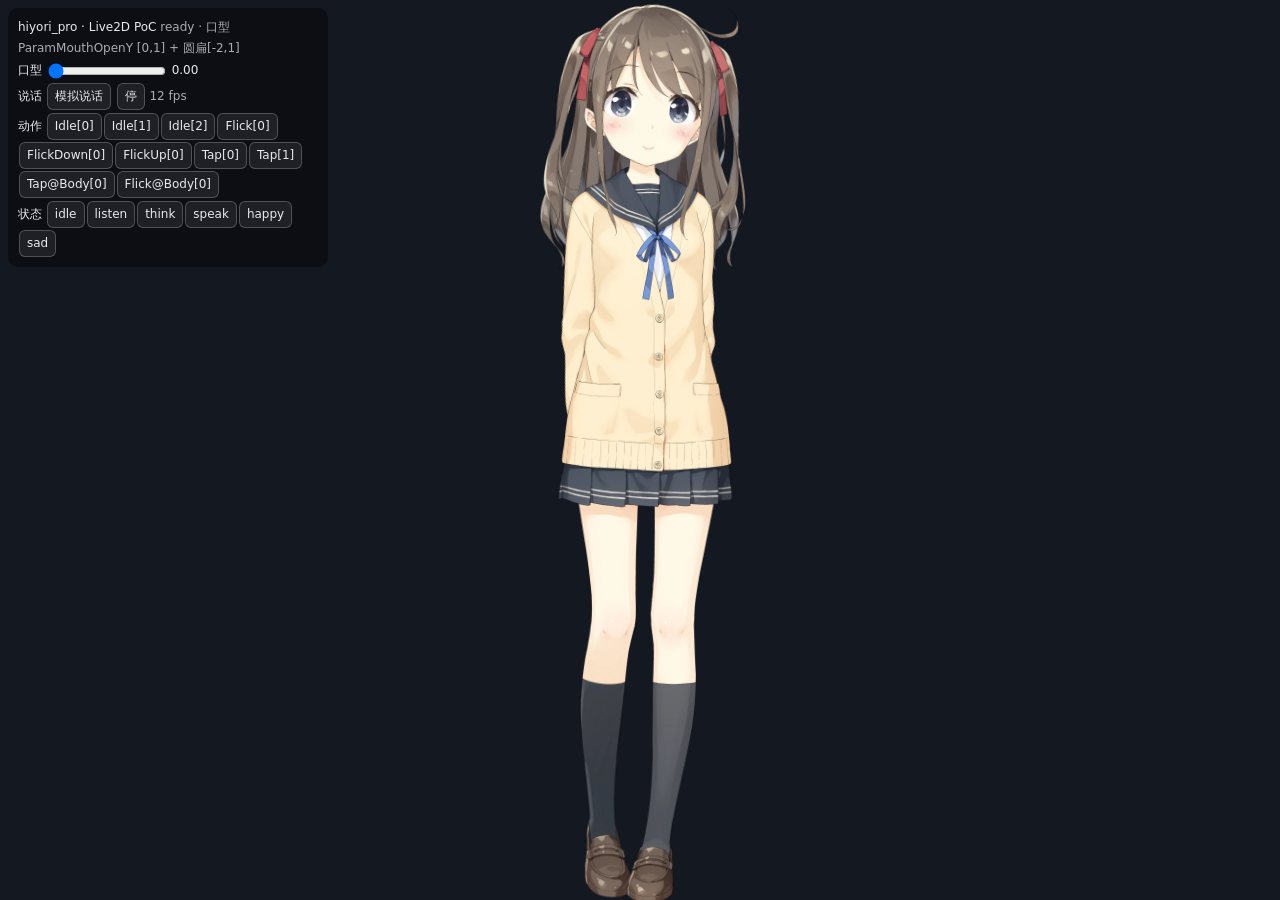
<file: android/feature-assistant/src/main/assets/live2d/index.html>
<!DOCTYPE html>
<html lang="zh-CN">
<head>
<meta charset="utf-8">
<meta name="viewport" content="width=device-width,initial-scale=1,maximum-scale=1,user-scalable=no">
<title>Live2D PoC · 虚拟形象</title>
<style>
  html,body{margin:0;height:100%;overflow:hidden;background:#141821;
            font-family:system-ui,-apple-system,"Segoe UI","Noto Sans SC",sans-serif}
  body.transparent{background:transparent}
  /* studio：App 面板里那块「视频画面」的底色。
     不用纯色 —— 纯深色底上人物的头发（深棕）会糊成一片，用一层很淡的径向
     高光把人从背景里「托」出来，视觉上像棚拍打了一盏背光。 */
  body.studio{background:radial-gradient(120% 78% at 50% 34%,
      rgba(96,120,170,.42) 0%, rgba(46,56,76,.75) 42%, #12161E 100%)}
  #stage{display:block;width:100%;height:100%}
  #hud{position:absolute;left:8px;top:8px;padding:8px 10px;border-radius:10px;
       background:rgba(10,12,16,.74);color:#e8eaef;font-size:12px;line-height:1.75;
       user-select:none;max-width:300px}
  #hud .row{margin:1px 0}
  #hud b{font-weight:500}
  #hud button{font:inherit;margin:1px;padding:2px 7px;border-radius:6px;
              border:1px solid rgba(255,255,255,.22);background:rgba(255,255,255,.08);
              color:#e8eaef}
  #hud button.on{background:#378ADD;border-color:#378ADD}
  #hud input[type=range]{width:118px;vertical-align:middle}
  #status,#fps{opacity:.72}
  #err{position:absolute;left:8px;bottom:8px;right:8px;color:#F09595;font-size:12px;
       white-space:pre-wrap;font-family:ui-monospace,Consolas,monospace}
</style>
</head>
<body>
<canvas id="stage"></canvas>
<div id="hud">
  <div class="row"><b><span id="modelName">…</span> · Live2D PoC</b> <span id="status">loading…</span></div>
  <div class="row">口型 <input id="mouth" type="range" min="0" max="100" value="0"><span id="mouthv"> 0.00</span></div>
  <div class="row">
    说话 <button id="btnSpeak">模拟说话</button>
    <button id="btnStop">停</button>
    <span id="fps">– fps</span>
  </div>
  <div class="row">动作 <span id="motions"></span></div>
  <div class="row" id="expWrap">表情 <span id="expressions"></span></div>
  <div class="row">状态 <span id="states"></span></div>
</div>
<div id="err"></div>
<script src="lib/pixi.min.js"></script>
<script src="lib/live2dcubismcore.min.js"></script>
<script src="lib/cubism4.min.js"></script>
<script src="app.js"></script>
</body>
</html>
</file>
